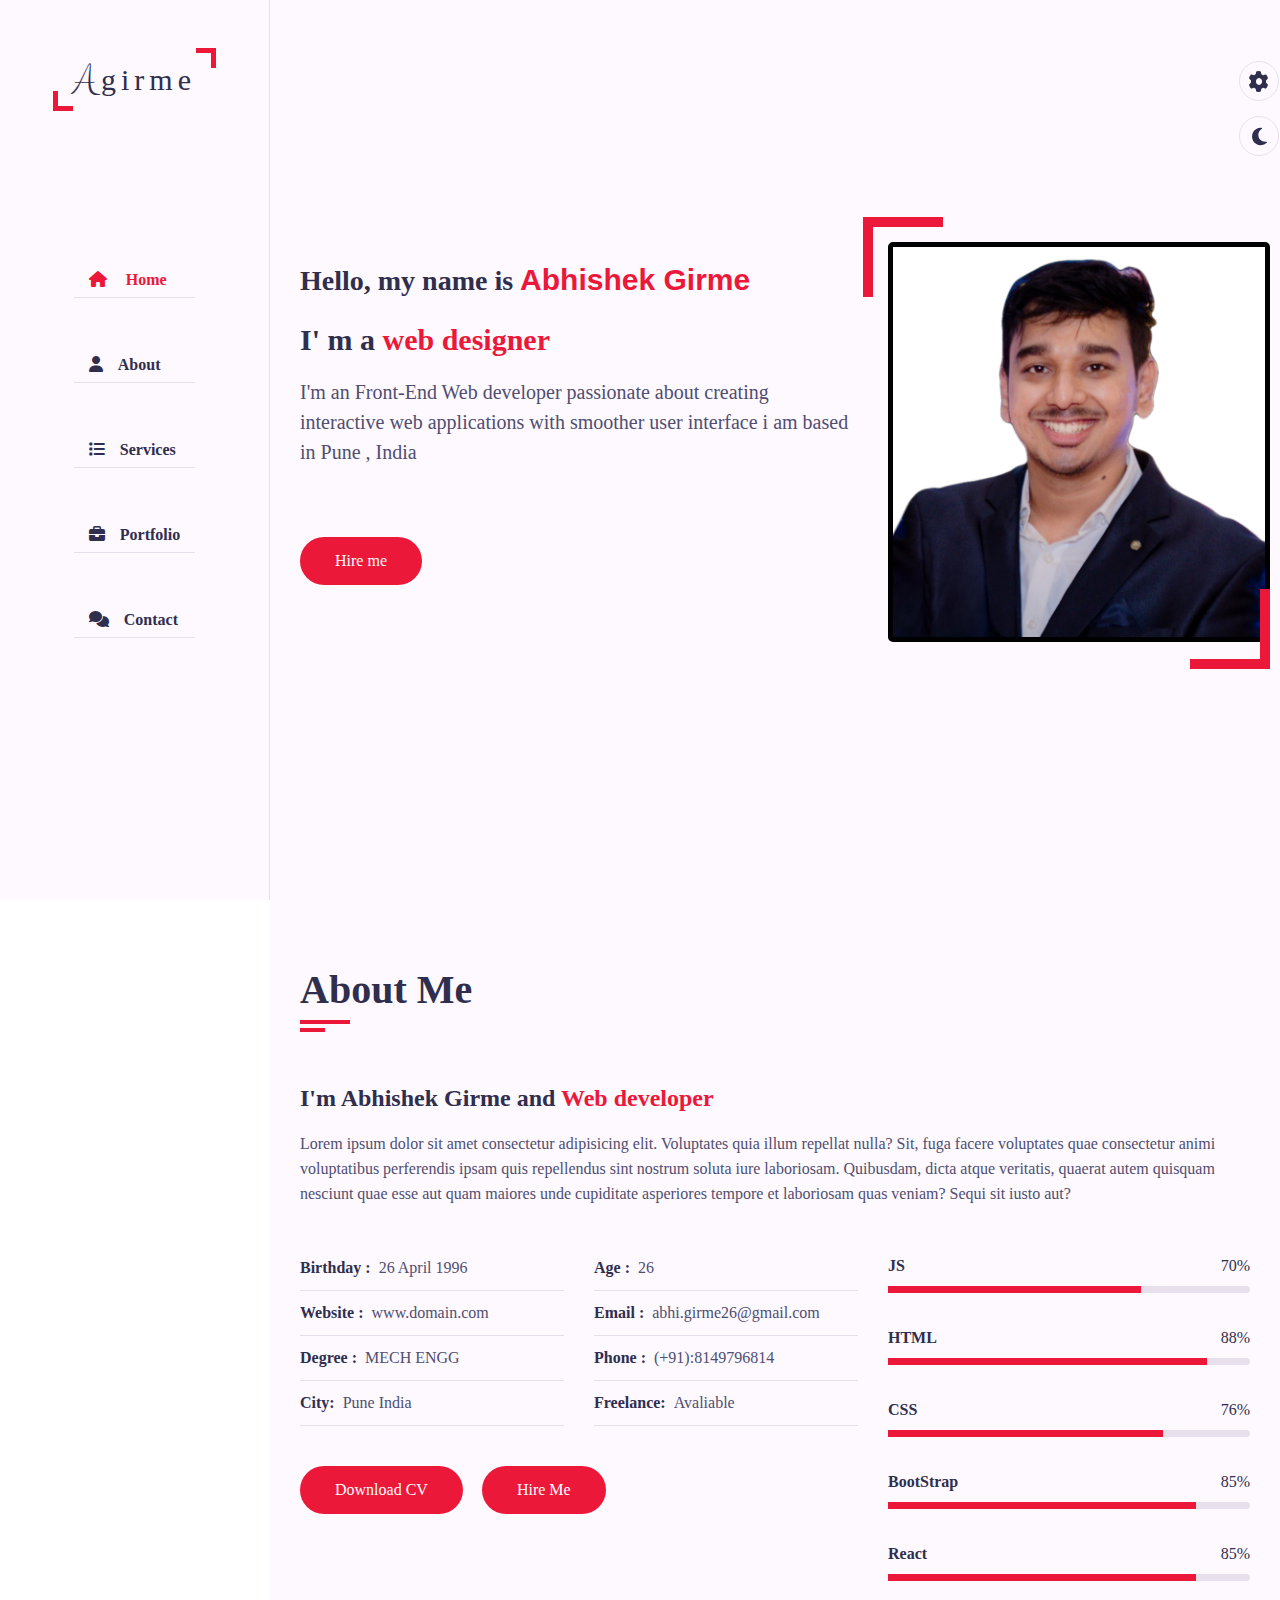
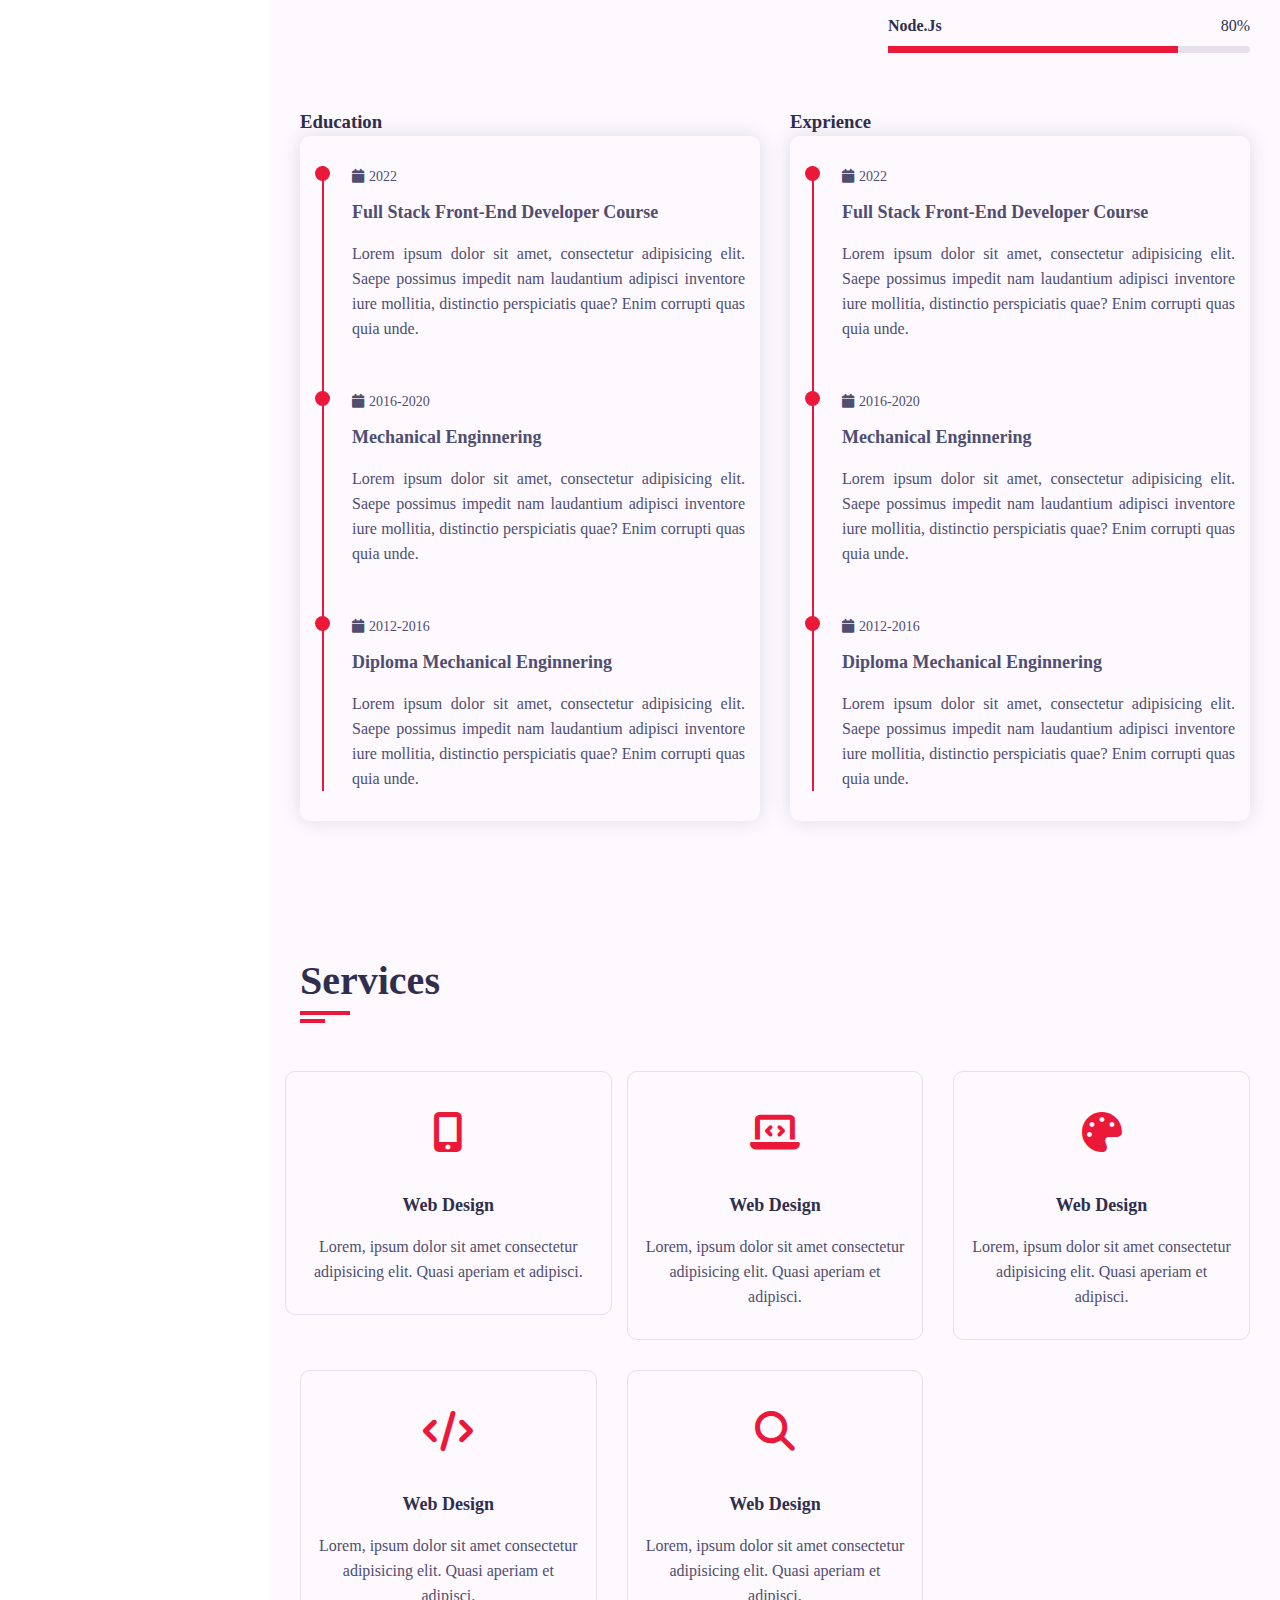
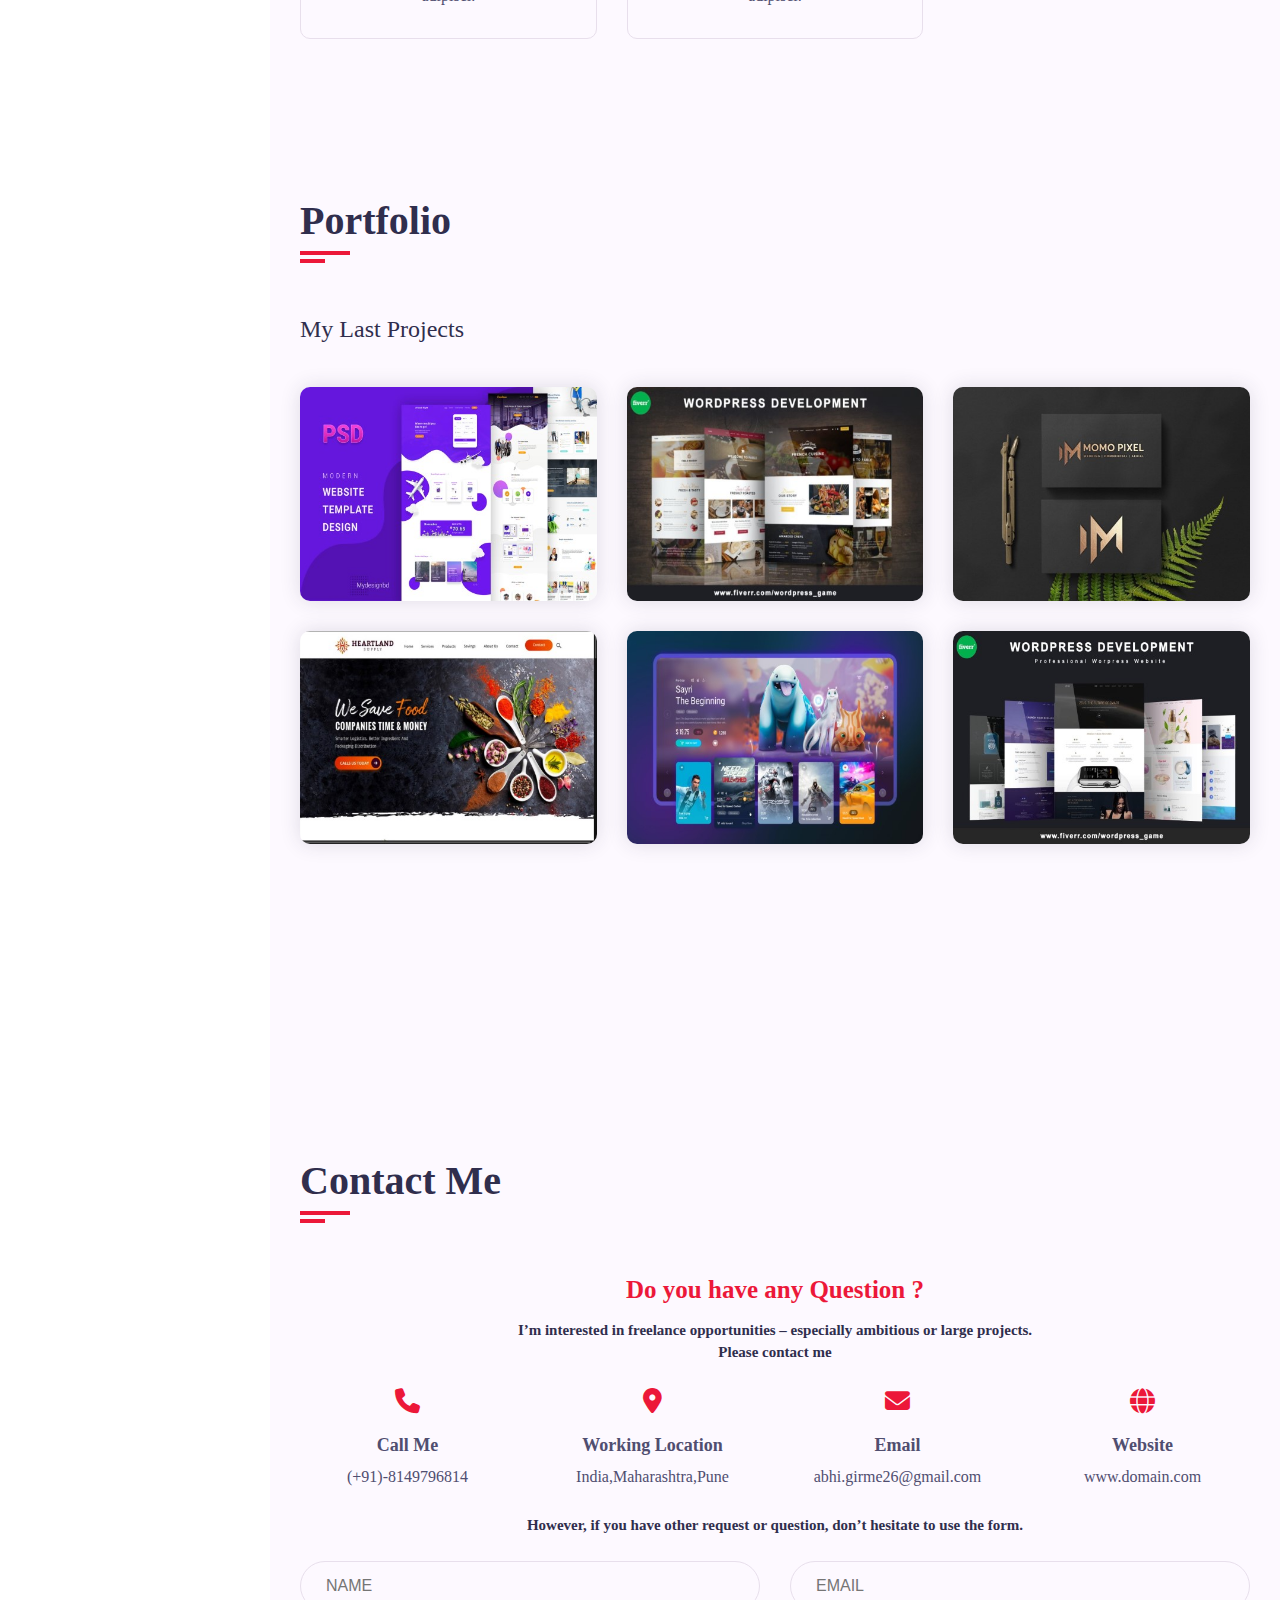
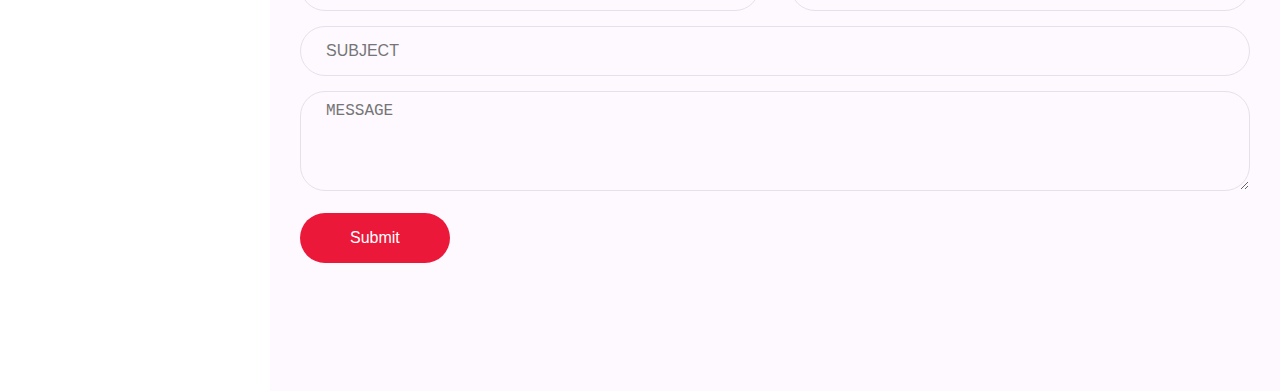
<file: Index.html>
<!DOCTYPE html>
<html lang="en">

<head>
  <meta charset="UTF-8">
  <meta http-equiv="X-UA-Compatible" content="IE=edge">
  <meta name="viewport" content="width=device-width, initial-scale=1.0">
  <title>abhishek.girme</title>
  <link rel="stylesheet" href="css/abhistyle.css">
  <link rel="stylesheet" href="./css/skin/color-1.css">
  <link rel="stylesheet" href="https://cdnjs.cloudflare.com/ajax/libs/font-awesome/6.2.1/css/all.min.css">
  <!-- ====  Style Switcher ==== -->
  <link rel="stylesheet" href="./css/skin/color-1.css" class="alternate-style" title="color-1" disabled>
  <link rel="stylesheet" href="./css/skin/color-2.css" class="alternate-style" title="color-2" disabled>
  <link rel="stylesheet" href="./css/skin/color-3.css" class="alternate-style" title="color-3" disabled>
  <link rel="stylesheet" href="./css/skin/color-4.css" class="alternate-style" title="color-4" disabled>
  <link rel="stylesheet" href="./css/skin/color-5.css" class="alternate-style" title="color-5" disabled>
  <link rel="stylesheet" href="css/style-switcher.css">

</head>

<body>
  <!-- ======MAin Container start===== -->
  <div class="main-container">




    <!-- ======Adside start===== -->
    <div class="aside">
      <div class="logo">
        <a href="#"> <span>A</span>girme</a>
      </div>
      <div class="nav-toggler">
        <span>

        </span>
      </div>
      <ul class="nav">
        <li><a href="#" class="active"><i class="fa fa-home"></i> Home</a></li>
        <li><a href="#"><i class="fa fa-user"></i>About </a></li>
        <li><a href="#"><i class="fa fa-list"></i>Services</a></li>
        <li><a href="#"><i class="fa fa-briefcase"></i>Portfolio</a></li>
        <li><a href="#"><i class="fa fa-comments"></i>Contact</a></li>
      </ul>
    </div>
    <!-- ======Adside End===== -->
    <!-- ======MAin content start===== -->
    <div class="main-content">
      <!-- ======HOme section start===== -->
      <section class="home section ">
        <div class="container">
          <div class="row">
            <div class="home-info padd-15">
              <h3 class="hello">Hello, my name is <span class="name">Abhishek Girme</span></h3>
              <h3 class="my-profession">I' m a <span class="typing">web designer</span></h3>
              <p> I'm an Front-End Web developer passionate about creating interactive web applications with smoother
                user interface i am based in Pune , India</p>
              <a href="#contact" class="btn hire-me">Hire me</a>
            </div>
            <div class="home-img padd-15">
              <img src="images/abhi.jpg" alt="">
            </div>
          </div>
        </div>
      </section>
      <!-- ======HOme section End===== -->
      <!-- ======About section start===== -->

      <section class="about section ">
        <div class="container">
          <div class="row">
            <div class="section-title padd-15">
              <h2>About Me</h2>
            </div>
          </div>
          <div class="row">
            <div class="about-content padd-15">
              <div class="row">
                <div class="about-text padd-15">
                  <h3>I'm Abhishek Girme and <span>Web developer</span></h3>
                  <p>Lorem ipsum dolor sit amet consectetur adipisicing elit. Voluptates quia illum repellat nulla? Sit,
                    fuga facere voluptates quae consectetur animi voluptatibus perferendis ipsam quis repellendus sint
                    nostrum soluta iure laboriosam. Quibusdam, dicta atque veritatis, quaerat autem quisquam nesciunt
                    quae esse aut quam maiores unde cupiditate asperiores tempore et laboriosam quas veniam? Sequi sit
                    iusto aut?</p>

                </div>
              </div>
              <div class="row">
                <div class="personal-info padd-15">
                  <div class="row">
                    <div class="info-item padd-15">
                      <p>Birthday : <Span> 26 April 1996</Span></p>
                    </div>

                    <div class="info-item padd-15">
                      <p>Age : <Span>26</Span></p>
                    </div>

                    <div class="info-item padd-15">
                      <p>Website : <Span> www.domain.com</Span></p>
                    </div>

                    <div class="info-item padd-15">
                      <p>Email : <Span> abhi.girme26@gmail.com</Span></p>
                    </div>

                    <div class="info-item padd-15">
                      <p>Degree : <Span> MECH ENGG</Span></p>
                    </div>

                    <div class="info-item padd-15">
                      <p>Phone : <Span> (+91):8149796814 </Span></p>
                    </div>

                    <div class="info-item padd-15">
                      <p>City: <Span>Pune India</Span></p>
                    </div>

                    <div class="info-item padd-15">
                      <p>Freelance: <Span>Avaliable</Span></p>
                    </div>
                  </div>
                  <div class="row">
                    <div class="buttons padd-15">
                      <a href="#" class="btn">Download CV</a>
                      <a href="#contact" class="btn hire-me">Hire Me</a>
                    </div>
                  </div>
                </div>
                <div class="skill padd-15">
                  <div class="row">

                    <div class="skill-item padd-15">
                      <h5>JS</h5>
                      <div class="progress">
                        <div class="progress-in" style="width: 70%;"></div>
                        <div class="skill-percent">70%</div>
                      </div>
                    </div>

                    <div class="skill-item padd-15">
                      <h5>HTML</h5>
                      <div class="progress">
                        <div class="progress-in" style="width: 88%;"></div>
                        <div class="skill-percent">88%</div>
                      </div>
                    </div>

                    <div class="skill-item padd-15">
                      <h5>CSS</h5>
                      <div class="progress">
                        <div class="progress-in" style="width: 76%;"></div>
                        <div class="skill-percent">76%</div>
                      </div>
                    </div>

                    <div class="skill-item padd-15">
                      <h5>BootStrap</h5>
                      <div class="progress">
                        <div class="progress-in" style="width: 85%;"></div>
                        <div class="skill-percent">85%</div>
                      </div>
                    </div>

                    <div class="skill-item padd-15">
                      <h5>React</h5>
                      <div class="progress">
                        <div class="progress-in" style="width: 85%;"></div>
                        <div class="skill-percent">85%</div>
                      </div>
                    </div>

                    <div class="skill-item padd-15">
                      <h5>Node.js</h5>
                      <div class="progress">
                        <div class="progress-in" style="width: 80%;"></div>
                        <div class="skill-percent">80%</div>

                      </div>
                    </div>
                  </div>
                </div>
              </div>

              <div class="row">
                <div class="education padd-15">
                  <h3 class="title">Education</h3>
                  <div class="row">
                    <div class="timeline-box padd-15">
                      <div class="timeline shadow-dark">
                        <!-- ==== Timeline item Start===== -->
                        <!-- ==== Timeline item ===== -->
                        <div class="timeline-item">
                          <div class="circle-dot"></div>
                          <h3 class="timeline-date">
                            <i class="fa fa-calendar"></i>2022
                          </h3>
                          <h4 class="timeline-title">Full stack Front-End developer Course</h4>
                          <p class="timeline-text">Lorem ipsum dolor sit amet, consectetur adipisicing elit. Saepe
                            possimus impedit nam laudantium adipisci inventore iure mollitia, distinctio perspiciatis
                            quae? Enim corrupti quas quia unde.</p>

                        </div>
                        <!-- ==== Timeline item ===== -->
                        <div class="timeline-item">
                          <div class="circle-dot"></div>
                          <h3 class="timeline-date">
                            <i class="fa fa-calendar"></i>2016-2020
                          </h3>
                          <h4 class="timeline-title">Mechanical Enginnering</h4>
                          <p class="timeline-text">Lorem ipsum dolor sit amet, consectetur adipisicing elit. Saepe
                            possimus impedit nam laudantium adipisci inventore iure mollitia, distinctio perspiciatis
                            quae? Enim corrupti quas quia unde.</p>

                        </div>
                        <!-- ==== Timeline item ===== -->
                        <div class="timeline-item">
                          <div class="circle-dot"></div>
                          <h3 class="timeline-date">
                            <i class="fa fa-calendar"></i>2012-2016
                          </h3>
                          <h4 class="timeline-title">Diploma Mechanical Enginnering</h4>
                          <p class="timeline-text">Lorem ipsum dolor sit amet, consectetur adipisicing elit. Saepe
                            possimus impedit nam laudantium adipisci inventore iure mollitia, distinctio perspiciatis
                            quae? Enim corrupti quas quia unde.</p>

                        </div>
                        <!-- ==== Timeline item End===== -->
                      </div>
                    </div>
                  </div>
                </div>
                <div class="exprience padd-15">
                  <h3 class="title">Exprience</h3>
                  <div class="row">
                    <div class="timeline-box padd-15">
                      <div class="timeline shadow-dark">
                        <!-- ==== Timeline item Start===== -->
                        <!-- ==== Timeline item ===== -->
                        <div class="timeline-item">
                          <div class="circle-dot"></div>
                          <h3 class="timeline-date">
                            <i class="fa fa-calendar"></i>2022
                          </h3>
                          <h4 class="timeline-title">Full stack Front-End developer Course</h4>
                          <p class="timeline-text">Lorem ipsum dolor sit amet, consectetur adipisicing elit. Saepe
                            possimus impedit nam laudantium adipisci inventore iure mollitia, distinctio perspiciatis
                            quae? Enim corrupti quas quia unde.</p>

                        </div>
                        <!-- ==== Timeline item ===== -->
                        <div class="timeline-item">
                          <div class="circle-dot"></div>
                          <h3 class="timeline-date">
                            <i class="fa fa-calendar"></i>2016-2020
                          </h3>
                          <h4 class="timeline-title">Mechanical Enginnering</h4>
                          <p class="timeline-text">Lorem ipsum dolor sit amet, consectetur adipisicing elit. Saepe
                            possimus impedit nam laudantium adipisci inventore iure mollitia, distinctio perspiciatis
                            quae? Enim corrupti quas quia unde.</p>

                        </div>
                        <!-- ==== Timeline item ===== -->
                        <div class="timeline-item">
                          <div class="circle-dot"></div>
                          <h3 class="timeline-date">
                            <i class="fa fa-calendar"></i>2012-2016
                          </h3>
                          <h4 class="timeline-title">Diploma Mechanical Enginnering</h4>
                          <p class="timeline-text">Lorem ipsum dolor sit amet, consectetur adipisicing elit. Saepe
                            possimus impedit nam laudantium adipisci inventore iure mollitia, distinctio perspiciatis
                            quae? Enim corrupti quas quia unde.</p>

                        </div>
                        <!-- ==== Timeline item End===== -->
                      </div>
                    </div>
                  </div>
                </div>
              </div>

            </div>
          </div>
        </div>
      </section>

      <!-- ======Aboutsection End===== -->
      <!-- ======services section start===== -->

      <section class="service section ">
        <div class="container">
          <div class="row">
            <div class="section-title padd-15">
              <h2>Services</h2>
            </div>
          </div>
          <div class="row">
            <!-- ======services Item start===== -->
            <div class="service-item">
              <div class="service-item-inner">
                <div class="icon"><i class="fa fa-mobile-alt"></i>
                </div>
                <h4>Web Design</h4>
                <p>Lorem, ipsum dolor sit amet consectetur adipisicing elit. Quasi aperiam et adipisci.</p>
              </div>
            </div>
            <!-- ======services Item End===== -->
            <!-- ======services Item start===== -->
            <div class="service-item padd-15">
              <div class="service-item-inner">
                <div class="icon">
                  <i class="fa fa-laptop-code"></i>
                </div>
                <h4>Web Design</h4>
                <p>Lorem, ipsum dolor sit amet consectetur adipisicing elit. Quasi aperiam et adipisci.</p>
              </div>
            </div>
            <!-- ======services Item End===== -->
            <!-- ======services Item start===== -->
            <div class="service-item padd-15">
              <div class="service-item-inner">
                <div class="icon">
                  <i class="fa fa-palette"></i>
                </div>
                <h4>Web Design</h4>
                <p>Lorem, ipsum dolor sit amet consectetur adipisicing elit. Quasi aperiam et adipisci.</p>
              </div>
            </div>
            <!-- ======services Item End===== -->
            <!-- ======services Item start===== -->
            <div class="service-item padd-15">
              <div class="service-item-inner">
                <div class="icon">
                  <i class="fa fa-code"></i>
                </div>
                <h4>Web Design</h4>
                <p>Lorem, ipsum dolor sit amet consectetur adipisicing elit. Quasi aperiam et adipisci.</p>
              </div>
            </div>
            <!-- ======services Item End===== -->
            <!-- ======services Item start===== -->
            <div class="service-item padd-15">
              <div class="service-item-inner">
                <div class="icon">
                  <i class="fa fa-search"></i>
                </div>
                <h4>Web Design</h4>
                <p>Lorem, ipsum dolor sit amet consectetur adipisicing elit. Quasi aperiam et adipisci.</p>
              </div>
            </div>
            <!-- ======services Item End===== -->
          </div>
        </div>
      </section>
      <!-- ======services section End===== -->
      <!-- ======Portfolio section start===== -->
      <section class="portfolio section ">
        <div class="contanier">
          <div class="row">
            <div class="section-title padd-15">
              <h2>Portfolio</h2>
            </div>
          </div>
          <div class="row">
            <div class="portfolio-heading padd-15">
              <h2>My Last Projects</h2>
            </div>
          </div>
          <div class="row">
            <!-- ===== portfolio item start==== -->
            <div class="portfolio-item padd-15">
              <div class="portfolio-item-inner shadow-dark">
                <div class="portfolio-img">
                  <img src="./images/portfolio/portfolio-1.jpg" alt="">
                </div>
              </div>
            </div>
            <!-- ===== portfolio item END==== -->
            <!-- ===== portfolio item start==== -->
            <div class="portfolio-item padd-15">
              <div class="portfolio-item-inner shadow-dark">
                <div class="portfolio-img">
                  <img src="./images/portfolio/portfolio-2.jpg" alt="">
                </div>
              </div>
            </div>
            <!-- ===== portfolio item END==== -->
            <!-- ===== portfolio item start==== -->
            <div class="portfolio-item padd-15">
              <div class="portfolio-item-inner shadow-dark">
                <div class="portfolio-img">
                  <img src="./images/portfolio/portfolio-3.jpg" alt="">
                </div>
              </div>
            </div>
            <!-- ===== portfolio item END==== -->
            <!-- ===== portfolio item start==== -->
            <div class="portfolio-item padd-15">
              <div class="portfolio-item-inner shadow-dark">
                <div class="portfolio-img">
                  <img src="./images/portfolio/portfolio-4.jpg" alt="">
                </div>
              </div>
            </div>
            <!-- ===== portfolio item END==== -->
            <!-- ===== portfolio item start==== -->
            <div class="portfolio-item padd-15">
              <div class="portfolio-item-inner shadow-dark">
                <div class="portfolio-img">
                  <img src="./images/portfolio/portfolio-5.jpg" alt="">
                </div>
              </div>
            </div>
            <!-- ===== portfolio item END==== -->
            <!-- ===== portfolio item start==== -->
            <div class="portfolio-item padd-15">
              <div class="portfolio-item-inner shadow-dark">
                <div class="portfolio-img">
                  <img src="./images/portfolio/portfolio-6.jpg" alt="">
                </div>
              </div>
            </div>
            <!-- ===== portfolio item END==== -->
          </div>
        </div>
      </section>
      <!-- ======Portfolio section END===== -->
      <!-- ======Contact section start===== -->
      <section class="contact section">
        <div class="container">
          <div class="row">
            <div class="section-title padd-15">
              <h2>Contact Me</h2>
            </div>
          </div>
          <h3 class="contact-title">Do you have any Question ?</h3>
          <h4 class="contact-sub-title">I’m interested in freelance opportunities – especially ambitious or large
            projects.<br /> Please contact me</h4>
          <div class="row">
            <!-- ====Contact Info Item start -->
            <div class="contact-info-item padd-15">
              <div class="icon"><i class="fa fa-phone"></i></div>
              <h4>Call me </h4>
              <p>(+91)-8149796814</p>
            </div>
            <!-- ====Contact Info Item End -->
            <!-- ====Contact Info Item start -->
            <div class="contact-info-item padd-15">
              <div class="icon"><i class="fa fa-map-marker-alt"></i></div>
              <h4>Working location</h4>
              <p>India,Maharashtra,Pune</p>
            </div>
            <!-- ====Contact Info Item End -->
            <!-- ====Contact Info Item start -->
            <div class="contact-info-item padd-15">
              <div class="icon"><i class="fa fa-envelope"></i></div>
              <h4>Email</h4>
              <p>abhi.girme26@gmail.com</p>
            </div>
            <!-- ====Contact Info Item End -->
            <!-- ====Contact Info Item start -->
            <div class="contact-info-item padd-15">
              <div class="icon"><i class="fa fa-globe"></i></div>
              <h4>Website</h4>
              <p>www.domain.com</p>
            </div>
            <!-- ====Contact Info Item End -->

          </div>
          <h4 class="contact-sub-title">However, if you have other request or question, don’t hesitate to use the form.
          </h4>
          <!-- =====Contact From==== -->
          <div class="row">
            <div class="contact-form padd-15">
              <div class="row">
                <div class="form-item col-6 padd-15">
                  <div class="form-group">
                    <input type="text" class="form-control" placeholder="NAME">
                  </div>
                </div>
                <div class="form-item col-6 padd-15">
                  <div class="form-group">
                    <input type="email" class="form-control" placeholder="EMAIL">
                  </div>
                </div>
              </div>
              <div class="row">
                <div class="form-item col-12 padd-15">
                  <div class="form-group">
                    <input type="text" class="form-control" placeholder="SUBJECT">
                  </div>
                </div>
              </div>

              <div class="row">
                <div class="form-item col-12 padd-15">
                  <div class="form-group">
                    <textarea name="" class="form-control" id="" placeholder="MESSAGE"></textarea>
                  </div>
                </div>
              </div>

              <div class="row">
                <div class="form-item col-12 padd-15">
                  <button type="submit" class="btn">Submit</button>
                </div>
              </div>

            </div>
          </div>
        </div>
      </section>
      <!-- ======Contact section End===== -->
    </div>
  </div>
    <!-- ======MAin contentiner END===== -->
    <!-- ======Style Switcher Start===== -->
    <div class="style-switcher">
      <div class="style-switcher-toggler s-icon">
        <i class="fas fa-cog fa-spin"></i>
      </div>
      <div class="day-night s-icon">
        <i class="fas"></i>
      </div>
      <h4>Theme Color</h4>
      <div class="colors">
        <span class="color-1" onclick="setActiveStyle('color-1')"></span>
        <span class="color-2" onclick="setActiveStyle('color-2')"></span>
        <span class="color-3" onclick="setActiveStyle('color-3')"></span>
        <span class="color-4" onclick="setActiveStyle('color-4')"></span>
        <span class="color-5" onclick="setActiveStyle('color-5')"></span>
      </div>
    </div>
    <!-- ======Style Switcher End===== -->


  <!-- JS FIle  -->
  <script src="./js/Javascript.js"></script>
  <script src="js/style-switcher.js"></script>
</body>

</html>
</file>
<file: css/abhistyle.css>
@import url('https://fonts.googleapis.com/css2?family=Clicker+Script&family=Poppins:wght@200;300;400;500;600;700&display=swap');

:root {
    --bg-black-900: #f2f2fc;
    --bg-black-100: #fdf9ff;
    --bg-black-50: #e8dfec;
    /* --bg-black-900:#302e4d; */
    --text-black-900: #302e4d;
    --text-black-700: #504e70;
}

body.dark {
    --bg-black-900: #151515;
    --bg-black-100: #222222;
    --bg-black-50: #393939;
    /* --bg-black-900:#ffffff; */
    --text-black-900: #ffffff;
    --text-black-700: #e9e9e9;
}

body {
    margin: 0;
    padding: 0;
    line-height: 1.5;
    font-size: 16px;
    font-family: 'Poppins' sans-serif;

}

* {
    margin: 0;
    padding: 0;
    outline: none;
    text-decoration: none;
    box-sizing: border-box;
}

::before,
::after {
    box-sizing: border-box;
}

ul {
    list-style: none;
}

.section {
    background: var(--bg-black-100);
    min-height: 100vh;
    display: block;
    padding: 0 30px;
    opacity: 1;
}

.hidden {
    display: none !important;
}

.main-content {
    padding-left: 270px;
}

.padd-15 {
    padding-left: 15px;
    padding-right: 15px;
}

.container {
    max-width: 1100px;
    width: 100%;
    margin: auto;
}

.section .active {
    z-index: 2;
    opacity: 1;
    animation: slideSection 5s ease;
}

@keyframes slideSection {
    0% {
        transform: translateX(100%);
    }

    100% {
        transform: translateX(0%);
    }
}

.section .container {
    padding-top: 60px;
    padding-bottom: 70px;
}

.section-title {
    flex: 0 0 100%;
    max-width: 100%;
    margin-bottom: 60px;
}

.section-title h2 {
    font-size: 40px;
    color: var(--text-black-900);
    font-weight: 700;
    position: relative;
}

.section-title h2::before {
    content: '';
    height: 4px;
    width: 50px;
    background-color: var(--skin-color);
    position: absolute;
    top: 100%;
    left: 0;
}

.section-title h2::after {
    content: '';
    height: 4px;
    width: 25px;
    background-color: var(--skin-color);
    position: absolute;
    top: 100%;
    left: 0;
    margin-top: 8px;

}

.row {
    display: flex;
    flex-wrap: wrap;
    margin-left: -15px;
    margin-right: -15px;
    position: relative;

}

.btn {
    font-size: 16px;
    font-weight: 500;
    padding: 12px 35px;
    color: white;
    border-radius: 40px;
    display: inline-block;
    white-space: nowarap;
    border: none;
    background: var(--skin-color);
    transition: all 0.2s ease-in;
}

.btn:hover {
    transform: scale(1.05);
}

/* .aside */
.aside {
    width: 270px;
    background: var(--bg-black-100);
    position: fixed;
    left: 0;
    top: 0;
    padding: 30px;
    height: 100%;
    border-right: 1px solid var(--bg-black-50);
    display: flex;
    justify-content: center;
    align-items: center;
    z-index: 10;
}

.aside .logo {
    position: absolute;
    top: 50px;
    font-size: 30px;
    text-transform: capitalize;
}

.aside .logo a {
    color: var(--text-black-900);
    font-weight: 700px;
    padding: 15px 20px;
    font-size: 30px;
    letter-spacing: 5px;
    position: relative;
}

.aside .logo a span {
    font-family: 'Clicker script', cursive;
    font-size: 40px;
}

.aside .logo a::before {
    content: '';
    position: absolute;
    width: 20px;
    height: 20px;
    border-bottom: 5px solid var(--skin-color);
    border-left: 5px solid var(--skin-color);
    bottom: 0;
    left: 0;
}

.aside .logo a::after {
    content: '';
    position: absolute;
    width: 20px;
    height: 20px;
    border-top: 5px solid var(--skin-color);
    border-right: 5px solid var(--skin-color);
    top: 0;
    right: 0;
}

.aside .nav-toggler {
    cursor: pointer;
    position: fixed;
    left: 350px;
    top: 20px;
    align-items: center;
    justify-content: center;
    background: var(--bg-black-100);
    display: none;

}

.aside .nav {
    margin-top: 50px;

}

.aside .nav li {
    margin-bottom: 50px;
    display: block;
}

.aside .nav li a {
    font-size: 16px;
    font-weight: 600;
    border-bottom: 1px solid var(--bg-black-50);
    display: block;
    color: var(--text-black-900);
    padding: 5px 15px;
}

.aside .nav li a:hover {
    background-color: var(--text-black-900);
    border-radius: 50px;
    color: var(--skin-color);
    transition: 1s ease;
}

.aside .nav li a.active {
    color: var(--skin-color);
}

.aside .nav li a i {
    margin-right: 15px;
}

/* ================menu btn ============ */
#click {
    display: none;
}

nav .menu-btn i {
    font-size: 22px;
    cursor: pointer;
    display: none;

}

/* ================menu btn ============ */
/* HOme  */
.home {
    min-height: 100vh;
    display: flex;
    color: var(--text-black-900);

}

.logo-1 {
    position: absolute;
    top: -120px;
    width: 100%;
    height: 100px;
    text-align: center;
    display: none;
}

.logo-1 img {
    width: 250px;
    height: 80px;
}

.home .home-info {
    flex: 0 0 60%;
    max-width: 60%;
}

h3.hello {
    font-size: 28px;
    margin: 15px 0;
}

h3.hello span {
    font-family: sans-serif;
    font-size: 30px;
    font-weight: 700;
    color: var(--skin-color);

}

h3.my-profession {
    font-size: 30px;
    margin: 15px 0;
}

.typing {
    color: var(--skin-color);
}

.home-info p {
    margin-bottom: 70px;
    font-size: 20px;
    color: var(--text-black-700);
}


.home .home-img {
    flex: 0 0 40%;
    max-width: 40%;
    text-align: center;
    position: relative;
}

.home-img::after {
    content: '';
    position: absolute;
    height: 80px;
    width: 80px;
    border-bottom: 10px solid var(--skin-color);
    border-right: 10px solid var(--skin-color);
    right: -5px;
    bottom: -20px;
}

.home-img::before {
    content: '';
    position: absolute;
    height: 80px;
    width: 80px;
    border-top: 10px solid var(--skin-color);
    border-left: 10px solid var(--skin-color);
    left: -10px;
    top: -25px;
}

.home .home-img img {
    margin: auto;
    border: 5px solid black;
    border-radius: 5px;
    height: 400px;
}

.shadow-dark {
    box-shadow: 0 0 20px rgba(48, 46, 77, 0.15);
}

/* About */

.about .about-content {
    flex: 0 0 100%;
    max-width: 100%;
}

.about .about-content .about-text {
    flex: 0 0 100%;
    max-width: 100%;

}

.about .about-content .about-text h3 {
    font-size: 24px;
    margin-bottom: 15px;
    font-weight: 700;
    color: var(--text-black-900);
}

.about .about-content .about-text h3 span {
    color: var(--skin-color);
}

.about .about-content .about-text p {
    font-size: 16px;
    line-height: 25px;
    color: var(--text-black-700);
}

.about .about-content .personal-info {
    flex: 0 0 60%;
    max-width: 60%;
    margin-top: 40px;
}

.about .about-content .personal-info .info-item {
    flex: 0 0 50%;
    max-width: 50%;
}

.about .about-content .personal-info .info-item p {
    font-weight: 600;
    padding: 10px 0;
    font-size: 16px;
    color: var(--text-black-900);
    border-bottom: 1px solid var(--bg-black-50);
}

.about .about-content .personal-info .info-item p span {
    font-weight: 400;
    color: var(--text-black-700);
    margin-left: 4px;
    display: inline-block;
}

.about .about-content .personal-info .buttons {
    margin-top: 30px;

}

.about .about-content .personal-info .buttons .btn {
    margin-right: 15px;
    margin-top: 10px;
}

.about .about-content .skill {
    flex: 0 0 40%;
    max-width: 40%;
    margin-top: 40px;
}

.about .about-content .skill .skill-item {
    flex: 0 0 100%;
    max-width: 100%;
    margin-bottom: 25px;
}

.about .about-content .skill .skill-item h5 {
    line-height: 40px;
    font-weight: 600px;
    font-size: 16px;
    color: var(--text-black-900);
    text-transform: capitalize;
}

.about .about-content .skill .skill-item .progress {
    background-color: var(--bg-black-50);
    height: 7px;
    border-radius: 4px;
    width: 100%;
    position: relative;
}

.about .about-content .skill .skill-item .progress .progress-in {
    position: absolute;
    left: 0;
    top: 0;
    height: 100%;
    background-color: var(--skin-color);
}

.about .about-content .skill .skill-item .skill-percent {
    position: absolute;
    right: 0;
    color: var(--text-black-900);
    top: -40px;
    font-weight: 400;
    line-height: 40px;
}

.about .about-content .education,
.about .about-content .exprience {
    flex: 0 0 50%;
    max-width: 50%;
    margin-top: 30px;
    color: var(--text-black-900);
}

.about .about-content h3.section-title {
    font-size: 24px;
    margin-bottom: 30px;
    font-weight: 700;
    color: blue;

}

.about .about-content .timeline-box {
    flex: 0 0 100%;
    max-width: 100%;
}

.about .about-content .timeline {
    background-color: var(--bg-black-100);
    padding: 30px 15px;
    border: 1px solid --text-black-700;
    border-radius: 10px;
    width: 100%;
    position: relative;
}

.about .about-content .timeline .timeline-item {
    position: relative;
    padding-left: 37px;
    padding-bottom: 50px;
}

.about .about-content .timeline .timeline-item:last-child {
    padding-bottom: 0;
}

.about .about-content .timeline .timeline-item::before {
    content: '';
    width: 2px;
    position: absolute;
    height: 100%;
    left: 7px;
    top: 0;
    background-color: var(--skin-color);
}

.about .about-content .timeline .circle-dot {
    position: absolute;
    left: 0;
    top: 0;
    height: 15px;
    width: 15px;
    border-radius: 50%;
    background-color: var(--skin-color);
}

.about .about-content .timeline .timeline-date {
    font-weight: 400;
    font-size: 14px;
    margin-bottom: 12px;
    color: var(--text-black-700);
}

.about .about-content .timeline .timeline-date .fa-brands,
.about .about-content .timeline .timeline-date .fa {
    margin-right: 5px;
}

.about .about-content .timeline .timeline-title {
    font-weight: 700;
    font-size: 18px;
    margin-bottom: 15px;
    text-transform: capitalize;
    color: var(--text-black-700);
}

.about .about-content .timeline .timeline-text {
    line-height: 25px;
    font-size: 16px;
    text-align: justify;
    color: var(--text-black-700);
}

/* Service  */
.service .container {
    padding-bottom: 40px;
}

.service .service-item {
    margin-bottom: 30px;
    flex: 0 0 33.33%;
    max-width: 33.33%;
}

.service .service-item .service-item-inner {
    background-color: var(--bg-black-100);
    border: 1px solid var(--bg-black-50);
    border-radius: 10px;
    padding: 30px 15px;
    text-align: center;
    transform: all 0.3S ease;
}

.service .service-item .service-item-inner:hover {
    box-shadow: 0 0 20px rgba(48, 46, 77, 0.15);
}

.service .service-item .service-item-inner .icon {
    height: 60px;
    width: 60px;
    border-radius: 50%;
    display: block;
    margin: 0 auto 30px;
    text-align: center;
    transform: all 0.3s ease;
}

.service .service-item .service-item-inner .icon .fa-brands,
.service .service-item .service-item-inner .icon .fa {
    font-size: 40px;
    line-height: 60px;
    color: var(--skin-color);
    transform: all 0.3s ease;
}

.service .service-item .service-item-inner:hover .icon {
    background-color: var(--skin-color);
}

.service .service-item .service-item-inner:hover .icon .fa-brands,
.service .service-item .service-item-inner:hover .icon .fa {
    font-size: 25px;
    color: #FFFFFF;
}

.service .service-item .service-item-inner h4 {
    font-size: 18px;
    margin-bottom: 15px;
    color: var(--text-black-900);
    font-weight: 700;
    text-transform: capitalize;
}

.service .service-item .service-item-inner p {
    font-size: 16px;
    color: var(--text-black-700);
    line-height: 25px;
}

/* Portfolio */
.portfolio .container {
    padding-bottom: 40px;
}

.portfolio .portfolio-heading {
    flex: 0 0 100%;
    max-width: 100%;
    margin-bottom: 40px;
}

.portfolio .portfolio-heading h2 {
    color: var(--text-black-900);
    font-weight: 500;
}

.portfolio .row-1 {
    left: auto;
}

.portfolio .portfolio-item {
    flex: 0 0 33.33%;
    max-width: 33.33%;
    margin-bottom: 30px;
}

.portfolio .portfolio-item-inner {
    border: 6px solid var(--text-black-100);
    border-radius: 10px;
    overflow: hidden;
    cursor: pointer;
}

.portfolio .portfolio-item-inner .portfolio-img img {
    width: 100%;
    display: block;
}

/* COntact me */
.contact-title {
    color: var(--skin-color);
    text-align: center;
    font-size: 25px;
    margin-bottom: 10px;

}

.contact-sub-title {
    color: var(--text-black-900);
    text-align: center;
    font-size: 15px;
    margin-bottom: 25px;
}

.contact .contact-info-item {
    flex: 0 0 25%;
    max-width: 25%;
    text-align: center;
    margin-bottom: 25px;
}

.contact .contact-info-item .icon {
    display: inline-block;
}

.contact .contact-info-item .icon .fa-brands,
.contact .contact-info-item .icon .fa {
    font-size: 25px;
    color: var(--skin-color);
}

.contact .contact-info-item h4 {
    font-size: 18px;
    font-weight: 700;
    color: var(--text-black-700);
    text-transform: capitalize;
    margin: 15px 0 5px;
}

.contact .contact-info-item p {
    font-size: 16px;
    line-height: 25px;
    color: var(--text-black-700);
    font-weight: 400px;

}

.contact .contact-form {
    flex: 0 0 100%;
    max-width: 100%;

}

.contact .contact-form .col-6 {
    flex: 0 0 50%;
    max-width: 50%;
}

.contact .contact-form .col-12 {
    flex: 0 0 100%;
    max-width: 100%;
}

.contact .contact-form .form-item {
    margin-bottom: 15px;
}

.contact .contact-form .form-item .form-control {
    width: 100%;
    height: 50px;
    border-radius: 25px;
    background-color: var(--bg-black-100);
    border: 1px solid var(--bg-black-50);
    padding: 10px 25px;
    font-size: 16px;
    color: var(--text-black-700);
    transform: all 0.3s ease;
}

.contact .contact-form .form-item .form-control:focus {
    box-shadow: 0 0 20px rgba(3, 15, 248, 0.15);
}

.contact .contact-form .form-item textarea.form-control {
    height: 100PX;
}

.contact .contact-form .btn {
    height: 50px;
    padding: 0 50px;
}


@media (max-width:1199px) {
    .aside {
        width: 100%;
        top: 0;
        height: 30px;
        /* background-color: cyan; */
        text-align: center;
    }

    .aside .nav {
        display: flex;
        justify-content: space-between;
    }

    .logo-1 {

        display: flex;
        top: 25px
    }

    .aside .logo {

        display: none;
    }

    .main-content {
        padding-left: 0;
    }

    .main-content {
        left: 0;
    }

    .about .about-content .personal-info .info-item p span {
        display: block;
        margin-left: 0;
    }
}

@media (max-width:991px) {

    .contact .contact-info-item,
    .portfolio .portfolio-item,
    .section .service-item {
        flex: 0 0 50%;
        max-width: 50%;
    }

    .home .home-info {
        flex: 0 0 100%;
        max-width: 100%;
    }

    .home .home-img {
        display: none;
    }
}

@media (max-width:767px) {
    nav .menu-btn i {
        display: block;
        position: absolute;
        right: 30px;
        top: auto;
    }


    #click:checked~.menu-btn i:before {
        content: "\f00d";
    }

    .nav-menu.active,
    #click:checked~ul {
        left: 10px;
    }

    nav ul li a {
        margin-top: 20px;
        width: 150px;
        margin-left: auto;
        margin-right: auto;
        margin-bottom: 10px;
    }

    .aside .nav {
        background-color: var(--bg-black-100);
        height: 90vh;
        width: 90%;
        top: 20px;
        justify-content: center;
    }


    .nav-menu,
    nav ul {
        position: absolute;
        left: -100%;
        background-color: var(--bg-black-100);
        flex-direction: column;
        transition: all 0.3s ease;
        margin-bottom: 10px;
    }

    .contact .contact-form .col-6,
    .contact .contact-info-item,
    .portfolio .portfolio-item,
    .service .service-item,
    .about .about-content .education,
    .about .about-content .exprience,
    .about .about-content .personal-info,
    .about .about-content .skill {
        flex: 0 0 100%;
        max-width: 100%;
    }
}
</file>
<file: css/skin/color-1.css>
:root
{
    --skin-color:#ec1839;
}
</file>
<file: css/skin/color-2.css>
:root
{
    --skin-color: darkorange  ;
}
</file>
<file: css/skin/color-3.css>
:root
{
    --skin-color:green ;
}
</file>
<file: css/skin/color-4.css>
:root
{
    --skin-color:blue;
}
</file>
<file: css/skin/color-5.css>
:root
{
    --skin-color:#AA336A;
}
</file>
<file: css/style-switcher.css>
.style-switcher
{
    position: fixed;
    top: 60px;
    right: 0;
    padding: 15px;
    width: 200px;
    border: 1px solid var(--bg-black-50);
    background: var(--bg-black-100);
    z-index: 101;
    border-radius: 5px;
    transition: all 0.3s ease;
   transform: translateX(100%);
}
.style-switcher.open
{
    transform: translateX(-25px);
}
.style-switcher .s-icon
{
    position: absolute;
    height: 40px;
    width: 40px;
    text-align: center;
    font-size: 20px;
    background: var(--bg-black-100) ;
    color: var(--text-black-900);
    right: 100%;
    border: 1px solid  var(--bg-black-50);
    margin-right: 2px;
    cursor: pointer;
    transition: all 0.3s ease;
    border-radius: 50%;
} 
.style-switcher .s-icon
{
    line-height: 40px;
}
.style-switcher .style-switcher-toggler
{
    top: 0;
}
.style-switcher .day-night
{
    top: 55px
}
.style-switcher h4
{
    margin: 0 0 10px;
    color: var(--bg-black-700);
    font-size: 16px;
    font-weight: 600;
    text-transform: capitalize;
}
.style-switcher .colors
{
    display: flex;
    flex-wrap:wrap ;
    justify-content: space-between;
}
.style-switcher .colors span
{
    display: inline-block;
    height: 30px;
    width: 30px;
    border-radius: 50%;
    border: 1px solid red ;
}
.style-switcher .color-1
{
    background: #ec1839;
}
.style-switcher .color-2
{
    background: darkorange ;
}
.style-switcher .color-3
{
    background: green  ;
}
.style-switcher .color-4
{
    background:blue ;
}
.style-switcher .color-5
{
    background: #AA336A ;
}
</file>
